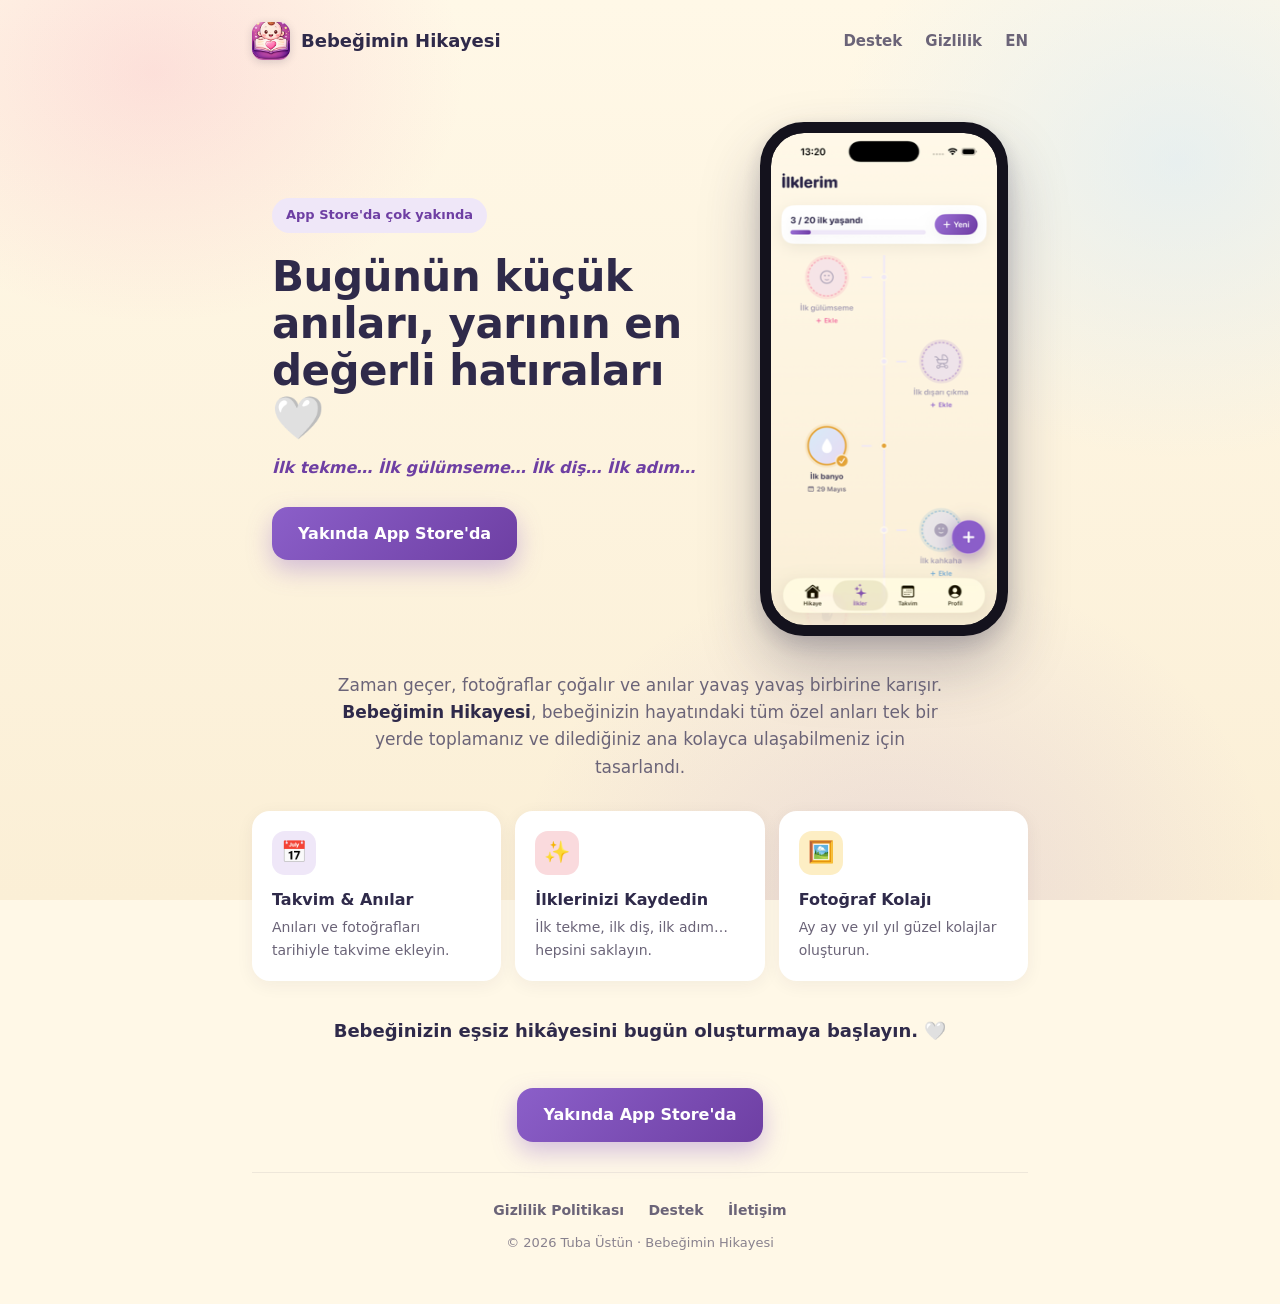
<file: index.html>
<!DOCTYPE html>
<html lang="tr">
<head>
  <meta charset="UTF-8" />
  <meta name="viewport" content="width=device-width, initial-scale=1.0" />
  <title>Bebeğimin Hikayesi · Anı Defteri</title>
  <meta name="description" content="Bugünün küçük anıları, yarının en değerli hatıraları. Bebeğinizin tüm özel anlarını tek bir yerde toplayın." />
  <link rel="icon" href="logo.png" />
  <link rel="stylesheet" href="styles.css" />
</head>
<body>
  <div class="wrap">
    <header>
      <nav class="nav">
        <a class="brand" href="/"><img class="logo" src="logo.png" alt="" /> Bebeğimin Hikayesi</a>
        <div>
          <a class="link" href="/destek">Destek</a>
          <a class="link" href="/gizlilik">Gizlilik</a>
          <a class="link" href="/en">EN</a>
        </div>
      </nav>
    </header>

    <section class="hero">
      <div class="hero-text">
        <span class="badge">App Store'da çok yakında</span>
        <h1>Bugünün küçük anıları, yarının en değerli hatıraları <span class="heart">🤍</span></h1>
        <p class="firsts">İlk tekme… İlk gülümseme… İlk diş… İlk adım…</p>
        <a class="soon" href="#">Yakında App Store'da</a>
      </div>
      <div class="hero-phone">
        <div class="phone"><img src="app-home.png" alt="Bebeğimin Hikayesi uygulaması" /></div>
      </div>
    </section>

    <section class="story">
      <p>Zaman geçer, fotoğraflar çoğalır ve anılar yavaş yavaş birbirine karışır. <strong>Bebeğimin Hikayesi</strong>, bebeğinizin hayatındaki tüm özel anları tek bir yerde toplamanız ve dilediğiniz ana kolayca ulaşabilmeniz için tasarlandı.</p>
    </section>

    <section class="features">
      <div class="feature" style="animation-delay:.05s"><div class="ic lav">📅</div><h3>Takvim & Anılar</h3><p>Anıları ve fotoğrafları tarihiyle takvime ekleyin.</p></div>
      <div class="feature" style="animation-delay:.12s"><div class="ic pink">✨</div><h3>İlklerinizi Kaydedin</h3><p>İlk tekme, ilk diş, ilk adım… hepsini saklayın.</p></div>
      <div class="feature" style="animation-delay:.19s"><div class="ic gold">🖼️</div><h3>Fotoğraf Kolajı</h3><p>Ay ay ve yıl yıl güzel kolajlar oluşturun.</p></div>
    </section>

    <section class="closing">
      <p>Bebeğinizin eşsiz hikâyesini bugün oluşturmaya başlayın. <span class="heart">🤍</span></p>
      <a class="soon" href="#">Yakında App Store'da</a>
    </section>

    <footer>
      <a href="/gizlilik">Gizlilik Politikası</a>
      <a href="/destek">Destek</a>
      <a href="mailto:bebegiminhikayesiapp@gmail.com">İletişim</a>
      <div class="copy">© 2026 Tuba Üstün · Bebeğimin Hikayesi</div>
    </footer>
  </div>
</body>
</html>
</file>
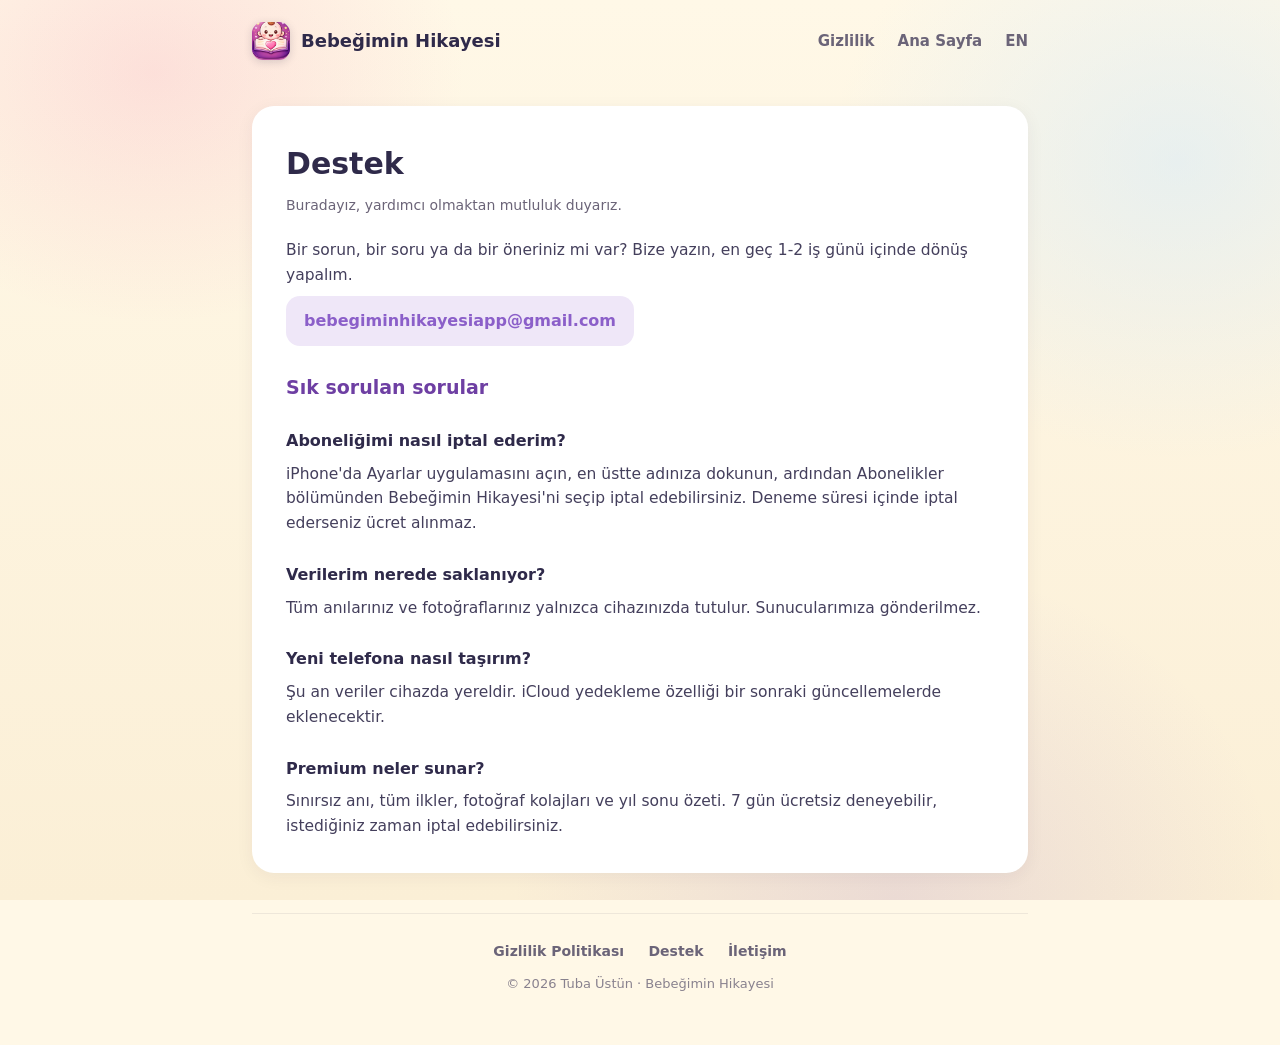
<file: destek.html>
<!DOCTYPE html>
<html lang="tr">
<head>
  <meta charset="UTF-8" />
  <meta name="viewport" content="width=device-width, initial-scale=1.0" />
  <title>Destek · Bebeğimin Hikayesi</title>
  <link rel="stylesheet" href="styles.css" />
</head>
<body>
  <div class="wrap">
    <header>
      <nav class="nav">
        <a class="brand" href="/"><img class="logo" src="logo.png" alt="" /> Bebeğimin Hikayesi</a>
        <div>
          <a class="link" href="/gizlilik">Gizlilik</a>
          <a class="link" href="/">Ana Sayfa</a>
          <a class="link" href="/support">EN</a>
        </div>
      </nav>
    </header>

    <div class="page">
      <h1>Destek</h1>
      <p class="updated">Buradayız, yardımcı olmaktan mutluluk duyarız.</p>

      <p>Bir sorun, bir soru ya da bir öneriniz mi var? Bize yazın, en geç 1-2 iş günü içinde dönüş yapalım.</p>
      <a class="mail-box" href="mailto:bebegiminhikayesiapp@gmail.com">bebegiminhikayesiapp@gmail.com</a>

      <h2>Sık sorulan sorular</h2>

      <h2 style="font-size:16px;color:var(--ink)">Aboneliğimi nasıl iptal ederim?</h2>
      <p>iPhone'da Ayarlar uygulamasını açın, en üstte adınıza dokunun, ardından Abonelikler bölümünden Bebeğimin Hikayesi'ni seçip iptal edebilirsiniz. Deneme süresi içinde iptal ederseniz ücret alınmaz.</p>

      <h2 style="font-size:16px;color:var(--ink)">Verilerim nerede saklanıyor?</h2>
      <p>Tüm anılarınız ve fotoğraflarınız yalnızca cihazınızda tutulur. Sunucularımıza gönderilmez.</p>

      <h2 style="font-size:16px;color:var(--ink)">Yeni telefona nasıl taşırım?</h2>
      <p>Şu an veriler cihazda yereldir. iCloud yedekleme özelliği bir sonraki güncellemelerde eklenecektir.</p>

      <h2 style="font-size:16px;color:var(--ink)">Premium neler sunar?</h2>
      <p>Sınırsız anı, tüm ilkler, fotoğraf kolajları ve yıl sonu özeti. 7 gün ücretsiz deneyebilir, istediğiniz zaman iptal edebilirsiniz.</p>
    </div>

    <footer>
      <a href="/gizlilik">Gizlilik Politikası</a>
      <a href="/destek">Destek</a>
      <a href="mailto:bebegiminhikayesiapp@gmail.com">İletişim</a>
      <div class="copy">© 2026 Tuba Üstün · Bebeğimin Hikayesi</div>
    </footer>
  </div>
</body>
</html>
</file>
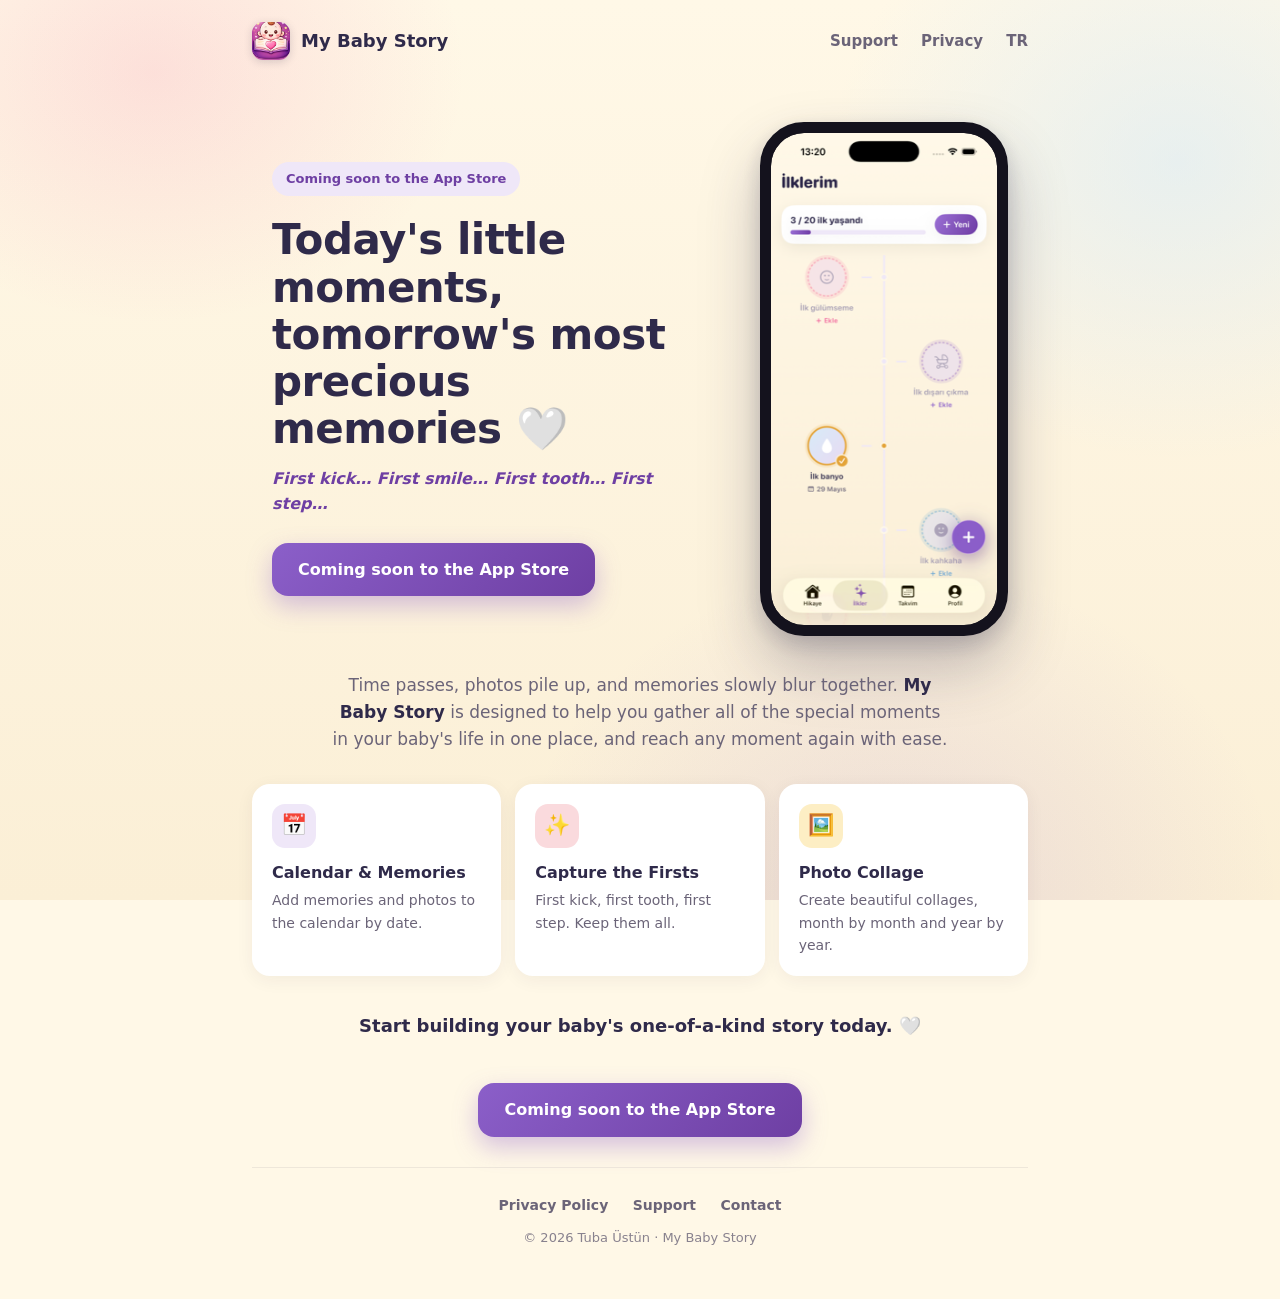
<file: en.html>
<!DOCTYPE html>
<html lang="en">
<head>
  <meta charset="UTF-8" />
  <meta name="viewport" content="width=device-width, initial-scale=1.0" />
  <title>My Baby Story · Memory Book</title>
  <meta name="description" content="Today's little moments, tomorrow's most precious memories. Gather all of your baby's special moments in one beautiful place." />
  <link rel="alternate" hreflang="tr" href="/" />
  <link rel="alternate" hreflang="en" href="/en" />
  <link rel="icon" href="logo.png" />
  <link rel="stylesheet" href="styles.css" />
</head>
<body>
  <div class="wrap">
    <header>
      <nav class="nav">
        <a class="brand" href="/en"><img class="logo" src="logo.png" alt="" /> My Baby Story</a>
        <div>
          <a class="link" href="/support">Support</a>
          <a class="link" href="/privacy">Privacy</a>
          <a class="link" href="/">TR</a>
        </div>
      </nav>
    </header>

    <section class="hero">
      <div class="hero-text">
        <span class="badge">Coming soon to the App Store</span>
        <h1>Today's little moments, tomorrow's most precious memories <span class="heart">🤍</span></h1>
        <p class="firsts">First kick… First smile… First tooth… First step…</p>
        <a class="soon" href="#">Coming soon to the App Store</a>
      </div>
      <div class="hero-phone">
        <div class="phone"><img src="app-home.png" alt="My Baby Story app" /></div>
      </div>
    </section>

    <section class="story">
      <p>Time passes, photos pile up, and memories slowly blur together. <strong>My Baby Story</strong> is designed to help you gather all of the special moments in your baby's life in one place, and reach any moment again with ease.</p>
    </section>

    <section class="features">
      <div class="feature" style="animation-delay:.05s"><div class="ic lav">📅</div><h3>Calendar &amp; Memories</h3><p>Add memories and photos to the calendar by date.</p></div>
      <div class="feature" style="animation-delay:.12s"><div class="ic pink">✨</div><h3>Capture the Firsts</h3><p>First kick, first tooth, first step. Keep them all.</p></div>
      <div class="feature" style="animation-delay:.19s"><div class="ic gold">🖼️</div><h3>Photo Collage</h3><p>Create beautiful collages, month by month and year by year.</p></div>
    </section>

    <section class="closing">
      <p>Start building your baby's one-of-a-kind story today. <span class="heart">🤍</span></p>
      <a class="soon" href="#">Coming soon to the App Store</a>
    </section>

    <footer>
      <a href="/privacy">Privacy Policy</a>
      <a href="/support">Support</a>
      <a href="mailto:bebegiminhikayesiapp@gmail.com">Contact</a>
      <div class="copy">© 2026 Tuba Üstün · My Baby Story</div>
    </footer>
  </div>
</body>
</html>
</file>
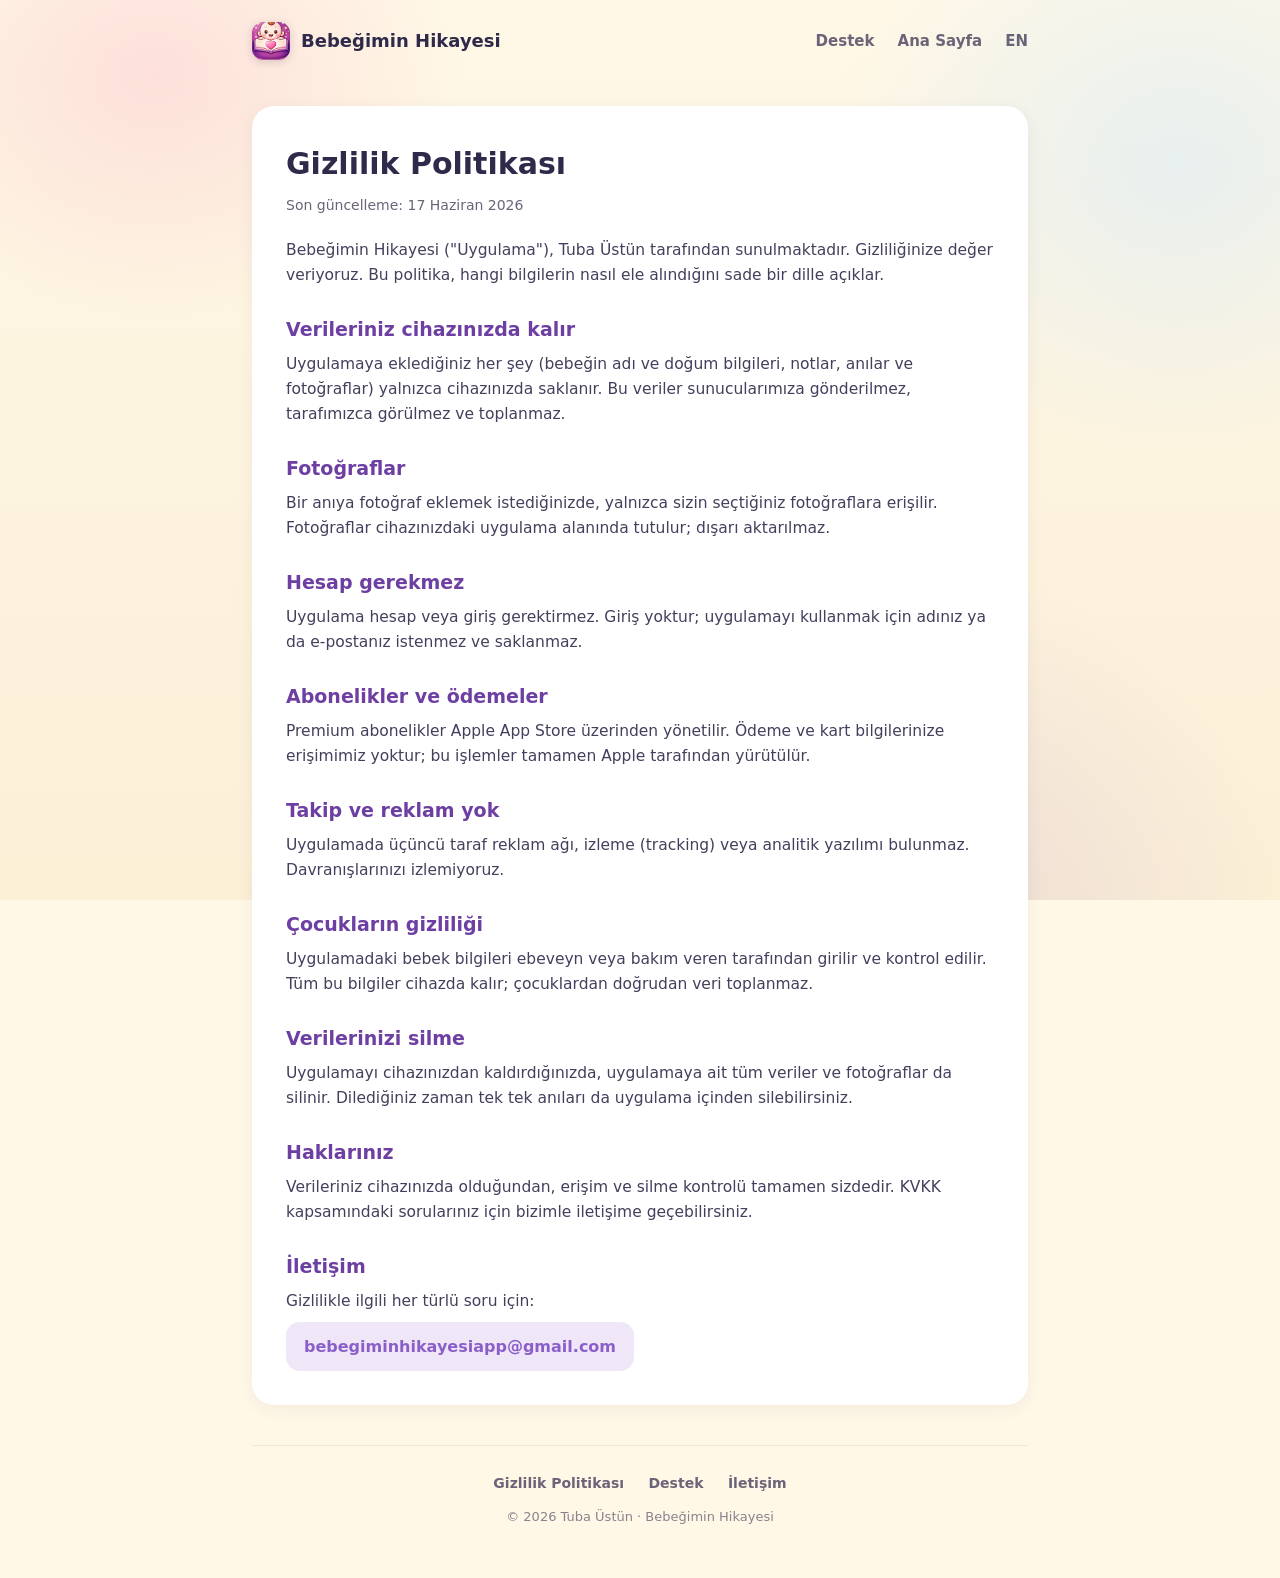
<file: gizlilik.html>
<!DOCTYPE html>
<html lang="tr">
<head>
  <meta charset="UTF-8" />
  <meta name="viewport" content="width=device-width, initial-scale=1.0" />
  <title>Gizlilik Politikası · Bebeğimin Hikayesi</title>
  <link rel="stylesheet" href="styles.css" />
</head>
<body>
  <div class="wrap">
    <header>
      <nav class="nav">
        <a class="brand" href="/"><img class="logo" src="logo.png" alt="" /> Bebeğimin Hikayesi</a>
        <div>
          <a class="link" href="/destek">Destek</a>
          <a class="link" href="/">Ana Sayfa</a>
          <a class="link" href="/privacy">EN</a>
        </div>
      </nav>
    </header>

    <div class="page">
      <h1>Gizlilik Politikası</h1>
      <p class="updated">Son güncelleme: 17 Haziran 2026</p>

      <p>Bebeğimin Hikayesi ("Uygulama"), Tuba Üstün tarafından sunulmaktadır. Gizliliğinize değer veriyoruz. Bu politika, hangi bilgilerin nasıl ele alındığını sade bir dille açıklar.</p>

      <h2>Verileriniz cihazınızda kalır</h2>
      <p>Uygulamaya eklediğiniz her şey (bebeğin adı ve doğum bilgileri, notlar, anılar ve fotoğraflar) yalnızca cihazınızda saklanır. Bu veriler sunucularımıza gönderilmez, tarafımızca görülmez ve toplanmaz.</p>

      <h2>Fotoğraflar</h2>
      <p>Bir anıya fotoğraf eklemek istediğinizde, yalnızca sizin seçtiğiniz fotoğraflara erişilir. Fotoğraflar cihazınızdaki uygulama alanında tutulur; dışarı aktarılmaz.</p>

      <h2>Hesap gerekmez</h2>
      <p>Uygulama hesap veya giriş gerektirmez. Giriş yoktur; uygulamayı kullanmak için adınız ya da e-postanız istenmez ve saklanmaz.</p>

      <h2>Abonelikler ve ödemeler</h2>
      <p>Premium abonelikler Apple App Store üzerinden yönetilir. Ödeme ve kart bilgilerinize erişimimiz yoktur; bu işlemler tamamen Apple tarafından yürütülür.</p>

      <h2>Takip ve reklam yok</h2>
      <p>Uygulamada üçüncü taraf reklam ağı, izleme (tracking) veya analitik yazılımı bulunmaz. Davranışlarınızı izlemiyoruz.</p>

      <h2>Çocukların gizliliği</h2>
      <p>Uygulamadaki bebek bilgileri ebeveyn veya bakım veren tarafından girilir ve kontrol edilir. Tüm bu bilgiler cihazda kalır; çocuklardan doğrudan veri toplanmaz.</p>

      <h2>Verilerinizi silme</h2>
      <p>Uygulamayı cihazınızdan kaldırdığınızda, uygulamaya ait tüm veriler ve fotoğraflar da silinir. Dilediğiniz zaman tek tek anıları da uygulama içinden silebilirsiniz.</p>

      <h2>Haklarınız</h2>
      <p>Verileriniz cihazınızda olduğundan, erişim ve silme kontrolü tamamen sizdedir. KVKK kapsamındaki sorularınız için bizimle iletişime geçebilirsiniz.</p>

      <h2>İletişim</h2>
      <p>Gizlilikle ilgili her türlü soru için:</p>
      <a class="mail-box" href="mailto:bebegiminhikayesiapp@gmail.com">bebegiminhikayesiapp@gmail.com</a>
    </div>

    <footer>
      <a href="/gizlilik">Gizlilik Politikası</a>
      <a href="/destek">Destek</a>
      <a href="mailto:bebegiminhikayesiapp@gmail.com">İletişim</a>
      <div class="copy">© 2026 Tuba Üstün · Bebeğimin Hikayesi</div>
    </footer>
  </div>
</body>
</html>
</file>
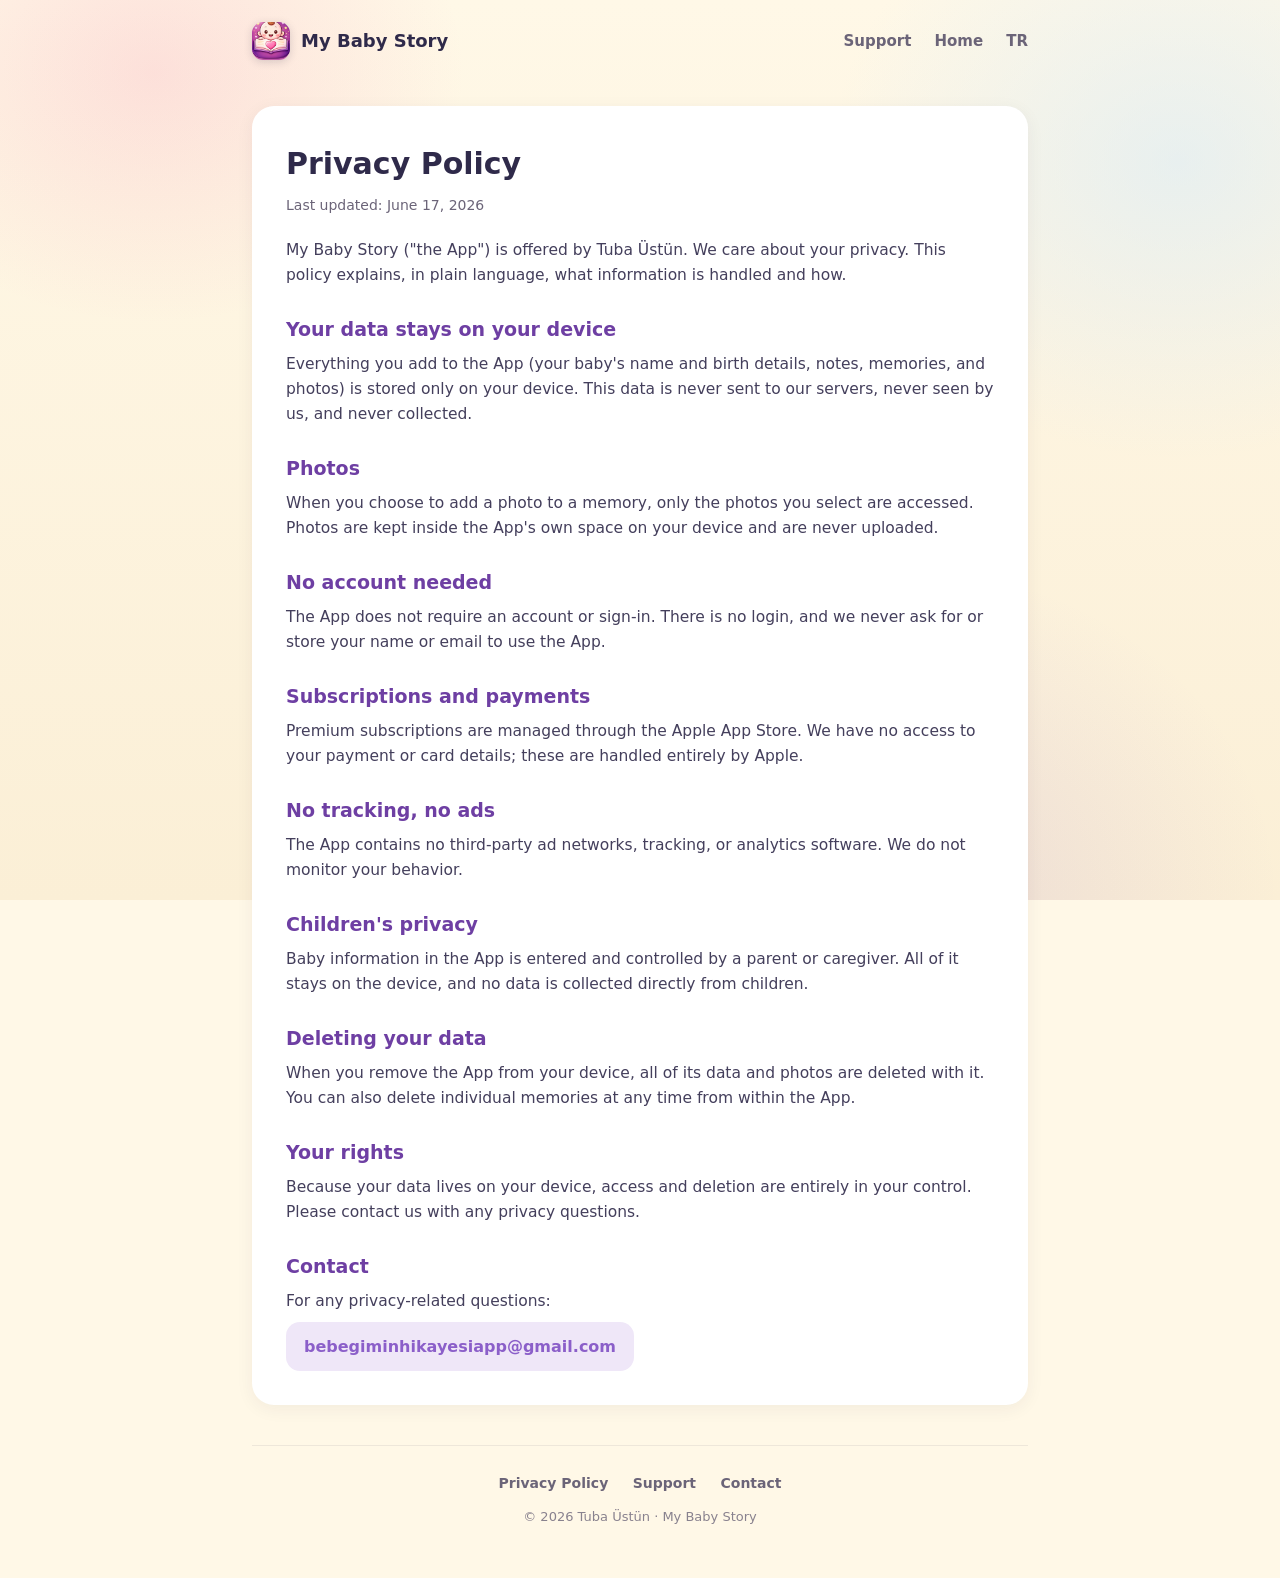
<file: privacy.html>
<!DOCTYPE html>
<html lang="en">
<head>
  <meta charset="UTF-8" />
  <meta name="viewport" content="width=device-width, initial-scale=1.0" />
  <title>Privacy Policy · My Baby Story</title>
  <link rel="alternate" hreflang="tr" href="/gizlilik" />
  <link rel="alternate" hreflang="en" href="/privacy" />
  <link rel="stylesheet" href="styles.css" />
</head>
<body>
  <div class="wrap">
    <header>
      <nav class="nav">
        <a class="brand" href="/en"><img class="logo" src="logo.png" alt="" /> My Baby Story</a>
        <div>
          <a class="link" href="/support">Support</a>
          <a class="link" href="/en">Home</a>
          <a class="link" href="/gizlilik">TR</a>
        </div>
      </nav>
    </header>

    <div class="page">
      <h1>Privacy Policy</h1>
      <p class="updated">Last updated: June 17, 2026</p>

      <p>My Baby Story ("the App") is offered by Tuba Üstün. We care about your privacy. This policy explains, in plain language, what information is handled and how.</p>

      <h2>Your data stays on your device</h2>
      <p>Everything you add to the App (your baby's name and birth details, notes, memories, and photos) is stored only on your device. This data is never sent to our servers, never seen by us, and never collected.</p>

      <h2>Photos</h2>
      <p>When you choose to add a photo to a memory, only the photos you select are accessed. Photos are kept inside the App's own space on your device and are never uploaded.</p>

      <h2>No account needed</h2>
      <p>The App does not require an account or sign-in. There is no login, and we never ask for or store your name or email to use the App.</p>

      <h2>Subscriptions and payments</h2>
      <p>Premium subscriptions are managed through the Apple App Store. We have no access to your payment or card details; these are handled entirely by Apple.</p>

      <h2>No tracking, no ads</h2>
      <p>The App contains no third-party ad networks, tracking, or analytics software. We do not monitor your behavior.</p>

      <h2>Children's privacy</h2>
      <p>Baby information in the App is entered and controlled by a parent or caregiver. All of it stays on the device, and no data is collected directly from children.</p>

      <h2>Deleting your data</h2>
      <p>When you remove the App from your device, all of its data and photos are deleted with it. You can also delete individual memories at any time from within the App.</p>

      <h2>Your rights</h2>
      <p>Because your data lives on your device, access and deletion are entirely in your control. Please contact us with any privacy questions.</p>

      <h2>Contact</h2>
      <p>For any privacy-related questions:</p>
      <a class="mail-box" href="mailto:bebegiminhikayesiapp@gmail.com">bebegiminhikayesiapp@gmail.com</a>
    </div>

    <footer>
      <a href="/privacy">Privacy Policy</a>
      <a href="/support">Support</a>
      <a href="mailto:bebegiminhikayesiapp@gmail.com">Contact</a>
      <div class="copy">© 2026 Tuba Üstün · My Baby Story</div>
    </footer>
  </div>
</body>
</html>
</file>
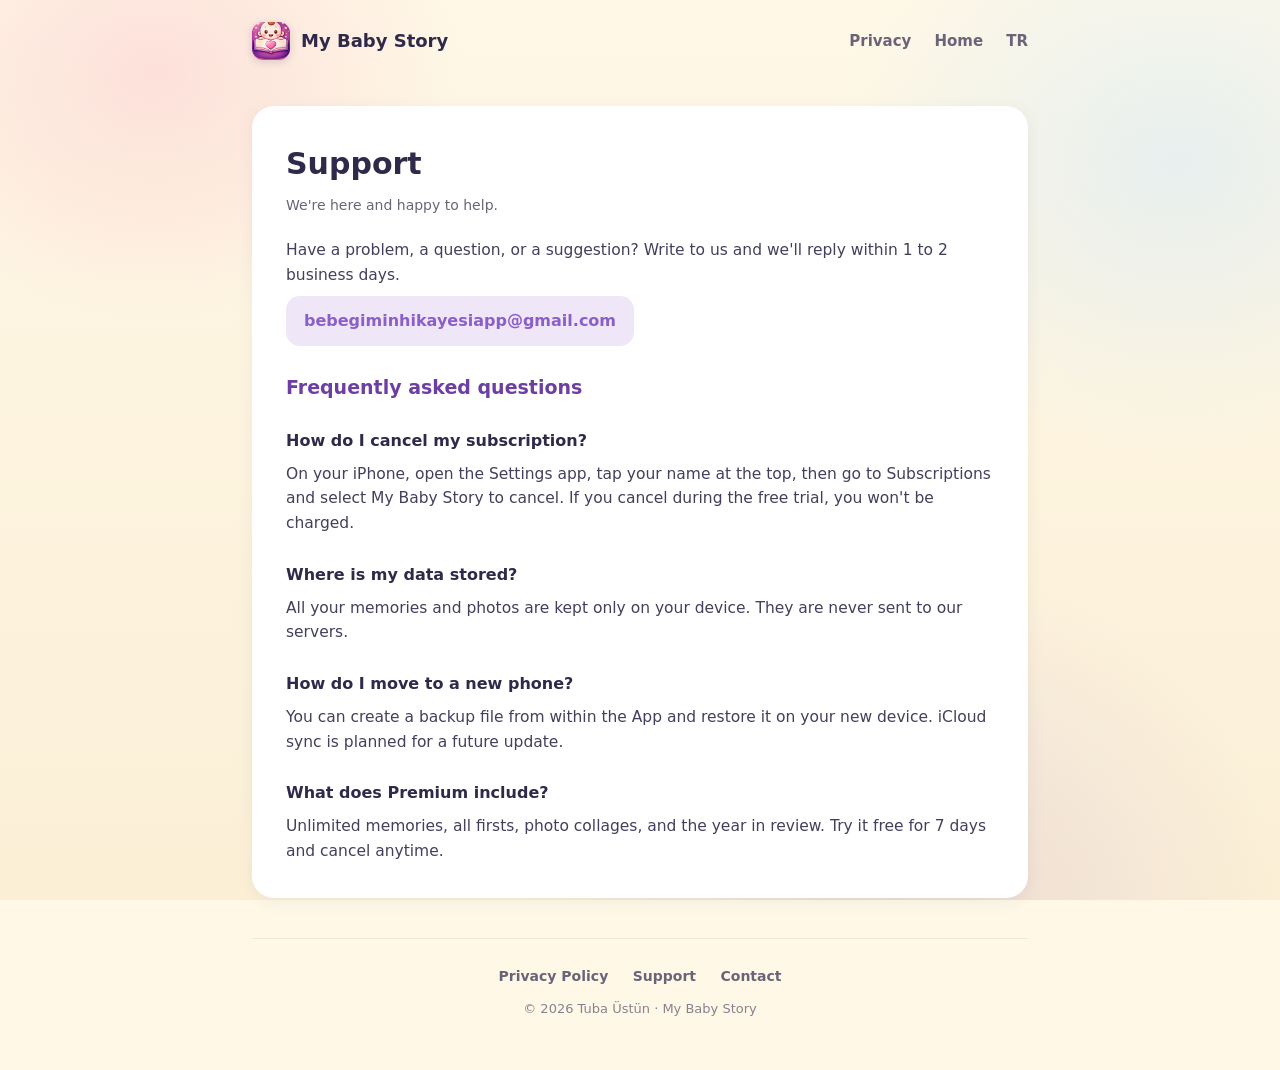
<file: support.html>
<!DOCTYPE html>
<html lang="en">
<head>
  <meta charset="UTF-8" />
  <meta name="viewport" content="width=device-width, initial-scale=1.0" />
  <title>Support · My Baby Story</title>
  <link rel="alternate" hreflang="tr" href="/destek" />
  <link rel="alternate" hreflang="en" href="/support" />
  <link rel="stylesheet" href="styles.css" />
</head>
<body>
  <div class="wrap">
    <header>
      <nav class="nav">
        <a class="brand" href="/en"><img class="logo" src="logo.png" alt="" /> My Baby Story</a>
        <div>
          <a class="link" href="/privacy">Privacy</a>
          <a class="link" href="/en">Home</a>
          <a class="link" href="/destek">TR</a>
        </div>
      </nav>
    </header>

    <div class="page">
      <h1>Support</h1>
      <p class="updated">We're here and happy to help.</p>

      <p>Have a problem, a question, or a suggestion? Write to us and we'll reply within 1 to 2 business days.</p>
      <a class="mail-box" href="mailto:bebegiminhikayesiapp@gmail.com">bebegiminhikayesiapp@gmail.com</a>

      <h2>Frequently asked questions</h2>

      <h2 style="font-size:16px;color:var(--ink)">How do I cancel my subscription?</h2>
      <p>On your iPhone, open the Settings app, tap your name at the top, then go to Subscriptions and select My Baby Story to cancel. If you cancel during the free trial, you won't be charged.</p>

      <h2 style="font-size:16px;color:var(--ink)">Where is my data stored?</h2>
      <p>All your memories and photos are kept only on your device. They are never sent to our servers.</p>

      <h2 style="font-size:16px;color:var(--ink)">How do I move to a new phone?</h2>
      <p>You can create a backup file from within the App and restore it on your new device. iCloud sync is planned for a future update.</p>

      <h2 style="font-size:16px;color:var(--ink)">What does Premium include?</h2>
      <p>Unlimited memories, all firsts, photo collages, and the year in review. Try it free for 7 days and cancel anytime.</p>
    </div>

    <footer>
      <a href="/privacy">Privacy Policy</a>
      <a href="/support">Support</a>
      <a href="mailto:bebegiminhikayesiapp@gmail.com">Contact</a>
      <div class="copy">© 2026 Tuba Üstün · My Baby Story</div>
    </footer>
  </div>
</body>
</html>
</file>
<file: styles.css>
:root {
  --cream: #FFF8E7;
  --cream-deep: #FBEFD6;
  --card: #FFFFFF;
  --ink: #2F2A4A;
  --secondary: #6B6478;
  --primary: #8B5FC9;
  --primary-deep: #6E3FA3;
  --pink: #F2669C;
  --gold: #E3A33C;
  --lavender: #EFE7F8;
  --hairline: rgba(47,42,74,0.08);
}

* { box-sizing: border-box; margin: 0; padding: 0; }

body {
  font-family: ui-rounded, "SF Pro Rounded", -apple-system, BlinkMacSystemFont, "Segoe UI", system-ui, sans-serif;
  color: var(--ink);
  background: var(--cream);
  line-height: 1.6;
  -webkit-font-smoothing: antialiased;
  position: relative;
  overflow-x: hidden;
}
/* Soft pastel light blobs in the background */
body::before {
  content: ""; position: fixed; inset: 0; z-index: -1; pointer-events: none;
  background:
    radial-gradient(520px 420px at 12% 8%, rgba(242,102,156,0.16), transparent 60%),
    radial-gradient(560px 480px at 92% 18%, rgba(214,234,248,0.55), transparent 62%),
    radial-gradient(640px 560px at 70% 100%, rgba(139,95,201,0.14), transparent 60%),
    linear-gradient(180deg, var(--cream), var(--cream-deep));
}

.wrap { max-width: 820px; margin: 0 auto; padding: 0 22px; }

/* Header / nav */
header { padding: 22px 0; }
.nav { display: flex; align-items: center; justify-content: space-between; }
.brand { display: flex; align-items: center; gap: 11px; font-weight: 800; font-size: 18px; color: var(--ink); text-decoration: none; }
.brand img.logo { width: 38px; height: 38px; border-radius: 11px; box-shadow: 0 2px 8px rgba(47,42,74,0.18); }
.nav a.link { color: var(--secondary); text-decoration: none; font-weight: 600; font-size: 15px; margin-left: 18px; }
.nav a.link:hover { color: var(--primary); }

/* Hero: text + phone */
.hero {
  display: flex; align-items: center; justify-content: center; gap: 48px;
  padding: 40px 0 30px; flex-wrap: wrap;
}
.hero-text { flex: 1 1 380px; max-width: 440px; animation: rise 0.7s ease both; }
.hero .badge { display: inline-block; font-size: 13px; font-weight: 700; color: var(--primary-deep); background: var(--lavender); padding: 7px 14px; border-radius: 999px; margin-bottom: 20px; }
.hero h1 { font-size: 42px; font-weight: 800; letter-spacing: -0.5px; line-height: 1.12; }
.hero p.tag { font-size: 18px; color: var(--secondary); margin-top: 16px; }
.hero .heart { color: var(--pink); }

.soon {
  display: inline-block; margin-top: 26px;
  background: linear-gradient(135deg, var(--primary), var(--primary-deep));
  color: #fff; font-weight: 700; font-size: 16px; padding: 14px 26px; border-radius: 16px;
  box-shadow: 0 10px 24px rgba(139,95,201,0.36); text-decoration: none;
  transition: transform 0.18s ease, box-shadow 0.18s ease;
}
.soon:hover { transform: translateY(-2px); box-shadow: 0 16px 30px rgba(139,95,201,0.42); }

/* Phone mockup */
.hero-phone { flex: 0 0 auto; animation: rise 0.7s ease 0.12s both; }
.phone {
  width: 248px; border: 11px solid #14121d; border-radius: 44px; overflow: hidden;
  background: #14121d; box-shadow: 0 30px 60px rgba(47,42,74,0.28), 0 8px 20px rgba(47,42,74,0.18);
}
.phone img { width: 100%; display: block; border-radius: 33px; }

/* Poetic firsts line under the hero headline */
.firsts { font-size: 16px; color: var(--primary-deep); font-weight: 600; font-style: italic; margin-top: 14px; }

/* Story paragraph */
.story { max-width: 620px; margin: 6px auto 4px; text-align: center; animation: rise 0.6s ease both; }
.story p { font-size: 17px; color: var(--secondary); }
.story strong { color: var(--ink); font-weight: 700; }

/* Closing call-to-action */
.closing { text-align: center; margin: 36px 0 6px; }
.closing p { font-size: 18px; font-weight: 700; color: var(--ink); margin-bottom: 16px; }

/* Feature cards */
.features { display: grid; grid-template-columns: repeat(3, 1fr); gap: 14px; margin: 30px 0 10px; }
.feature { background: var(--card); border-radius: 18px; padding: 20px; box-shadow: 0 4px 18px rgba(47,42,74,0.06); animation: rise 0.6s ease both; }
.feature .ic { width: 44px; height: 44px; border-radius: 13px; display: grid; place-items: center; font-size: 21px; margin-bottom: 12px; }
.feature h3 { font-size: 16px; font-weight: 700; }
.feature p { font-size: 14px; color: var(--secondary); margin-top: 4px; }
.ic.pink { background: #FADADD; } .ic.lav { background: var(--lavender); }
.ic.blue { background: #D6EAF8; } .ic.gold { background: #FDEEC4; }

/* Content pages */
.page { background: var(--card); border-radius: 22px; padding: 34px; margin: 24px 0 40px; box-shadow: 0 4px 18px rgba(47,42,74,0.06); }
.page h1 { font-size: 30px; font-weight: 800; margin-bottom: 6px; }
.page .updated { color: var(--secondary); font-size: 14px; margin-bottom: 22px; }
.page h2 { font-size: 19px; font-weight: 700; margin: 26px 0 8px; color: var(--primary-deep); }
.page p, .page li { font-size: 15.5px; color: #443f5c; }
.page ul { margin: 8px 0 8px 20px; }
.page li { margin: 5px 0; }
.page a { color: var(--primary); font-weight: 600; }
.mail-box { display: inline-block; margin-top: 8px; background: var(--lavender); color: var(--primary-deep); font-weight: 700; padding: 12px 18px; border-radius: 14px; text-decoration: none; font-size: 16px; }

/* Footer */
footer { border-top: 1px solid var(--hairline); padding: 26px 0 50px; text-align: center; color: var(--secondary); font-size: 14px; margin-top: 30px; }
footer a { color: var(--secondary); text-decoration: none; font-weight: 600; margin: 0 10px; }
footer a:hover { color: var(--primary); }
footer .copy { margin-top: 12px; font-size: 13px; opacity: 0.8; }

@keyframes rise { from { opacity: 0; transform: translateY(14px); } to { opacity: 1; transform: translateY(0); } }

@media (max-width: 720px) {
  .hero { gap: 30px; }
  .hero-text { text-align: center; max-width: 100%; }
  .hero h1 { font-size: 34px; }
  .features { grid-template-columns: 1fr; }
}
</file>
